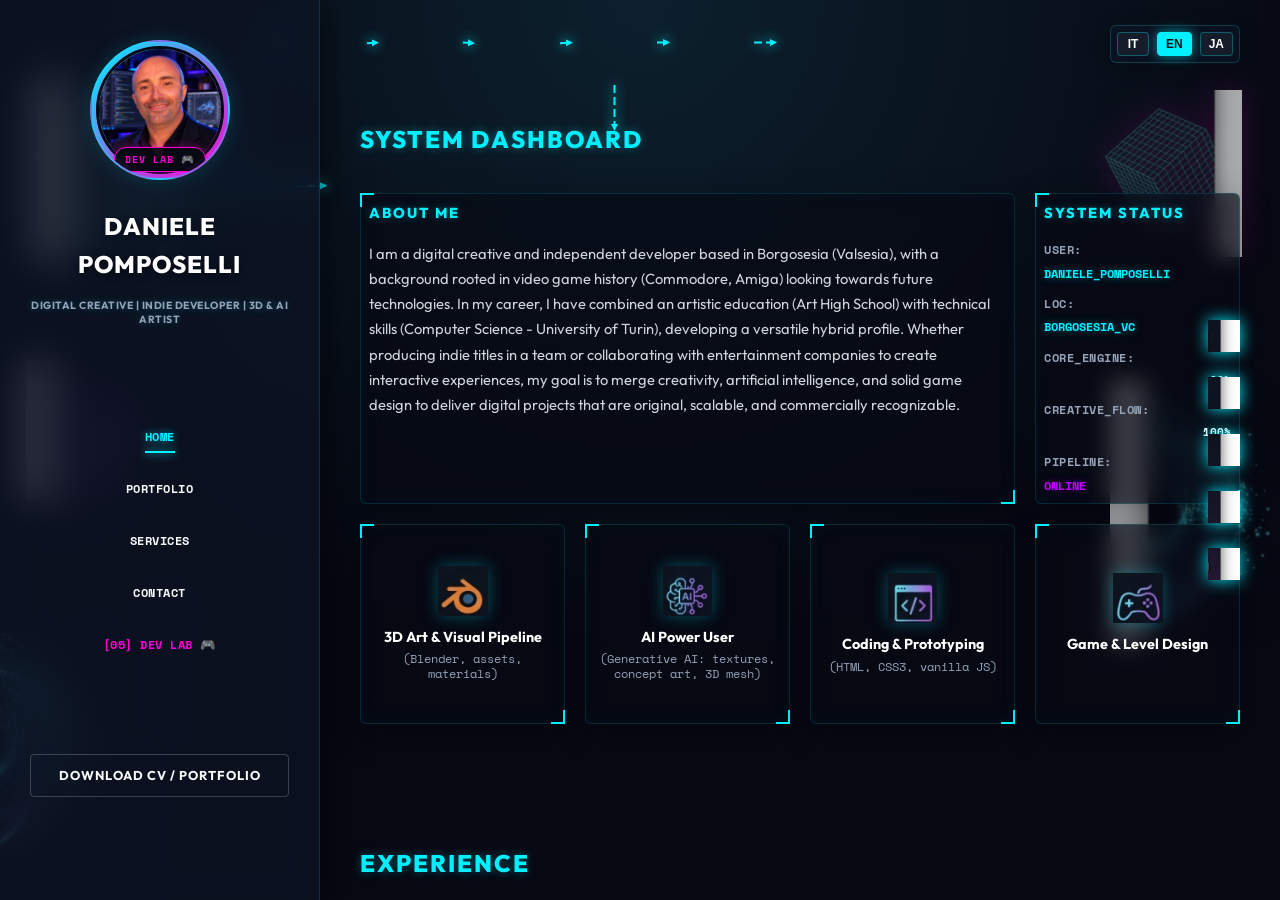
<file: index.html>
<!DOCTYPE html>
<html lang="it">
<head>
  <meta charset="UTF-8">
  <meta name="viewport" content="width=device-width, initial-scale=1.0">
  <title>Daniele Pomposelli | Sviluppatore Indie & Creativo Digitale (Borgosesia)</title>
  <meta name="description" content="Portfolio di Daniele Pomposelli - Sviluppatore Indie e Creativo Digitale (Borgosesia, Valsesia). Game developer, 3D & AI Art portfolio. インディーゲーム開発者 & デジタルクリエイター。">
  <meta name="keywords" content="Daniele Pomposelli, Borgosesia, Valsesia, Creativo Digitale, Sviluppatore Indie, 3D Artist, AI Artist, Game Design, Web Developer, Digital Creative, Indie Developer, 3D Art, 3Dアーティスト, インディーゲーム開発者, ゲームデザイン, デジタルクリエイター">
  <meta name="author" content="Daniele Pomposelli">
  <link rel="canonical" href="https://danielepomposelli.com">
  <link rel="alternate" hreflang="it" href="https://danielepomposelli.com/?lang=it">
  <link rel="alternate" hreflang="en" href="https://danielepomposelli.com/?lang=en">
  <link rel="alternate" hreflang="ja" href="https://danielepomposelli.com/?lang=ja">
  <link rel="alternate" hreflang="x-default" href="https://danielepomposelli.com/?lang=it">
  <!-- SEO Open Graph -->
  <meta property="og:title" content="Daniele Pomposelli | Creativo Digitale & Sviluppatore Indie">
  <meta property="og:description" content="Portfolio di Daniele Pomposelli - Creativo Digitale, Sviluppatore Indie, 3D & AI Artist.">
  <meta property="og:image" content="assets/image_0.jpg">
  <meta property="og:url" content="https://danielepomposelli.com">
  <meta property="og:type" content="website">

  <!-- Favicon -->
  <link rel="icon" type="image/png" href="assets/controller.png">

  <!-- Google Fonts -->
  <link rel="preconnect" href="https://fonts.googleapis.com">
  <link rel="preconnect" href="https://fonts.gstatic.com" crossorigin>
  <link href="https://fonts.googleapis.com/css2?family=Outfit:wght@300;400;600;700;800&family=Space+Mono:wght@400;700&family=Press+Start+2P&display=swap" rel="stylesheet">
  
  <!-- CSS Stylesheet -->
  <link rel="stylesheet" href="index.css">
</head>
<body>

  <!-- Floating 3D Geometric Wireframes Backdrop -->
  <div class="wireframe-decorations">
    <img src="assets/pyramid_cyan.png" alt="Cyan Wireframe Pyramid" class="decor-pyramid">
    <img src="assets/cube_magenta.png" alt="Magenta Wireframe Cube" class="decor-cube-magenta">
    <img src="assets/cube_purple.png" alt="Purple Wireframe Cube" class="decor-cube-purple">
    <img src="assets/galaxy_cyan.png" alt="Galaxy Glow Effect" class="decor-galaxy-1">
    <img src="assets/galaxy_cyan.png" alt="Galaxy Glow Effect" class="decor-galaxy-2">
  </div>

  <!-- Dynamic SVG Skill Tree Connection Canvas -->
  <svg id="skill-tree-svg"></svg>

  <!-- Floating Retro Pixel Art Elements (Right Margin Accents) -->
  <div class="retro-accents">
    <div class="retro-accent-item" style="animation-delay: 0s;">
      <img src="assets/barrel.png" alt="Retro Barrel">
    </div>
    <div class="retro-accent-item" style="animation-delay: 1.5s;">
      <img src="assets/coin.png" alt="Retro Coin">
    </div>
    <div class="retro-accent-item" style="animation-delay: 3s;">
      <img src="assets/alien.png" alt="Retro Alien">
    </div>
    <div class="retro-accent-item" style="animation-delay: 4.5s;">
      <img src="assets/cherries.png" alt="Retro Cherries">
    </div>
    <div class="retro-accent-item" style="animation-delay: 6s;">
      <img src="assets/controller.png" alt="Retro Controller">
    </div>
  </div>

  <!-- Floating Language Selector -->
  <div class="lang-selector lang-floating">
    <button class="lang-btn active" data-lang="it">IT</button>
    <button class="lang-btn" data-lang="en">EN</button>
    <button class="lang-btn" data-lang="ja">JA</button>
  </div>

  <div class="app-layout">
    
    <!-- Left Holographic Sidebar Panel -->
    <aside class="sidebar-hud">
      <div class="sidebar-header">
        <a href="devlab.html" class="profile-pic-link" title="🎮 DEV LAB // Prova i giochi in sviluppo & invia feedback">
          <div class="profile-pic-container">
            <div class="profile-glow"></div>
            <div class="profile-frame">
              <img src="assets/image_0.jpg" alt="Daniele Pomposelli" class="profile-pic">
            </div>
            <span class="profile-devlab-badge">DEV LAB 🎮</span>
          </div>
        </a>
        <h1 class="hero-name">Daniele Pomposelli</h1>
        <p class="hero-subtitle" data-i18n="hero_subtitle">CREATIVO DIGITALE | SVILUPPATORE INDIE | 3D & AI ARTIST</p>
      </div>

      <nav class="sidebar-nav">
        <ul>
          <li><a href="#dashboard" class="nav-link active" data-i18n="nav_home">[01] DASHBOARD</a></li>
          <li><a href="#esperienze" class="nav-link" data-i18n="nav_portfolio">[02] PORTFOLIO</a></li>
          <li><a href="#progetti-web" class="nav-link" data-i18n="nav_services">[03] WEB PROJECTS</a></li>
          <li><a href="#contatti" class="nav-link" data-i18n="nav_contact">[04] CONTACT</a></li>
          <li><a href="devlab.html" class="nav-link nav-devlab" data-i18n="nav_devlab">[05] DEV LAB 🎮</a></li>
        </ul>
      </nav>

      <div class="sidebar-actions">
        <a href="Daniele_Pomposelli_CV_Portfolio_IT.pdf" target="_blank" class="btn btn-outline" id="cv-download-btn" data-i18n="hero_download_cv">SCARICA CV</a>
      </div>

      <div class="sidebar-footer">
      </div>
    </aside>

    <!-- Right Scrollable Content Panel -->
    <main class="content-panel">

      <!-- Dynamic SVG Skill Tree Connection Canvas -->
      <svg id="skill-tree-svg"></svg>

      <!-- Dashboard Section (Bento Grid) -->
      <section id="dashboard" class="dashboard-section">
        <div class="section-container">
          <h2 class="section-title" data-i18n="dashboard_title">SYSTEM DASHBOARD</h2>
          <div class="bento-grid">
            
            <!-- Block 1: About Me (Chi Sono) -->
            <div class="bento-card bento-about card-hud" id="chi-sono-bento">
              <h3 class="bento-header" data-i18n="chi_sono_title">CHI SONO</h3>
              <div class="bento-body">
                <p class="about-text" data-i18n="chi_sono_text">Sono un creativo digitale e sviluppatore indipendente con base a Borgosesia (Valsesia), con un background che affonda le radici nella storia del videogioco (Commodore, Amiga) e guarda alle tecnologie del futuro. Nel mio percorso ho unito una formazione artistica (Liceo Artistico) a competenze tecniche (Informatica - Università di Torino), sviluppando un profilo ibrido e versatile. Che si tratti di produrre titoli indie in team o di collaborare con aziende dell'entertainment per la creazione di esperienze interattive, il mio obiettivo è fondere creatività, intelligenza artificiale e solido game design per realizzare progetti digitali originali, scalabili e commercialmente riconoscibili.</p>
              </div>
            </div>
            
            <!-- Block 2: System Status (Stats) -->
            <div class="bento-card bento-status card-hud">
              <h3 class="bento-header" data-i18n="status_title">SYSTEM STATUS</h3>
              <div class="bento-body">
                <div class="status-list">
                  <div class="status-item">
                    <span class="status-label">USER:</span>
                    <span class="status-value val-cyan">DANIELE_POMPOSELLI</span>
                  </div>
                  <div class="status-item">
                    <span class="status-label">LOC:</span>
                    <span class="status-value val-cyan" data-i18n="status_loc">BORGOSESIA_VC</span>
                  </div>
                  <div class="status-item">
                    <span class="status-label">CORE_ENGINE:</span>
                    <div class="status-bar-wrapper">
                      <div class="status-bar bar-magenta" style="width: 98%;"></div>
                      <span class="status-bar-text">98%</span>
                    </div>
                  </div>
                  <div class="status-item">
                    <span class="status-label">CREATIVE_FLOW:</span>
                    <div class="status-bar-wrapper">
                      <div class="status-bar bar-cyan" style="width: 100%;"></div>
                      <span class="status-bar-text">100%</span>
                    </div>
                  </div>
                  <div class="status-item">
                    <span class="status-label">PIPELINE:</span>
                    <span class="status-value val-purple">ONLINE</span>
                  </div>
                </div>
              </div>
            </div>

            <!-- Block 3: Skill 3D -->
            <div class="bento-card bento-skill card-hud">
              <div class="skill-icon-wrapper">
                <img src="assets/skill_3d.png" alt="3D Art Icon" class="skill-icon" loading="lazy">
              </div>
              <h3 class="skill-name" data-i18n="skill_3d_title">3D Art & Pipeline Visiva</h3>
              <p class="skill-desc" data-i18n="skill_3d_desc">(Blender, asset, materiali)</p>
            </div>

            <!-- Block 4: Skill AI -->
            <div class="bento-card bento-skill card-hud">
              <div class="skill-icon-wrapper">
                <img src="assets/skill_ai.png" alt="AI Icon" class="skill-icon" loading="lazy">
              </div>
              <h3 class="skill-name" data-i18n="skill_ai_title">AI Power User</h3>
              <p class="skill-desc" data-i18n="skill_ai_desc">(AI Generativa: texture, concept art, mesh 3D)</p>
            </div>

            <!-- Block 5: Skill Code -->
            <div class="bento-card bento-skill card-hud">
              <div class="skill-icon-wrapper">
                <img src="assets/skill_code.png" alt="Development Icon" class="skill-icon" loading="lazy">
              </div>
              <h3 class="skill-name" data-i18n="skill_code_title">Sviluppo & Prototipazione</h3>
              <p class="skill-desc" data-i18n="skill_code_desc">(HTML, CSS3, JS vanilla)</p>
            </div>

            <!-- Block 6: Skill Design -->
            <div class="bento-card bento-skill card-hud">
              <div class="skill-icon-wrapper">
                <img src="assets/skill_design.png" alt="Game Design Icon" class="skill-icon" loading="lazy">
              </div>
              <h3 class="skill-name" data-i18n="skill_design_title">Game & Level Design</h3>
              <p class="skill-desc">&nbsp;</p>
            </div>

          </div>
        </div>
      </section>

      <!-- Experiences Section (Skill Tree Canvas) -->
      <section id="esperienze" class="experiences-section">
        <div class="section-container">
          <h2 class="section-title" data-i18n="esperienze_title">ESPERIENZE</h2>
          
          <div class="skill-tree-container">
            
            <!-- Row 1: Top Row Projects -->
            <div class="tree-row row-top">
              
              <a class="project-node" id="node-iiiteam" href="https://iiiteam.it/index.html" target="_blank" rel="noopener noreferrer">
                <div class="card-inner">
                  <img src="assets/iiiteam_card.png" alt="IIITeam" loading="lazy">
                </div>
              </a>

              <a class="project-node" id="node-red41" href="https://multiplayer.it/notizie/red41-the-silent-death-disponibile-versione-alpha-gioco-annunciato-1993.html" target="_blank" rel="noopener noreferrer">
                <div class="card-inner">
                  <img src="assets/red41_card.png" alt="RED41 Titan" loading="lazy">
                </div>
              </a>

              <a class="project-node" id="node-archipelago" href="https://www.youtube.com/watch?v=gbRqg1oY8hs&t=41s" target="_blank" rel="noopener noreferrer">
                <div class="card-inner">
                  <img src="assets/archipelago_card.png" alt="Archipelago" loading="lazy">
                </div>
              </a>

              <a class="project-node" id="node-bubbletaxi" href="https://iiiteam.it/index.html" target="_blank" rel="noopener noreferrer">
                <div class="card-inner">
                  <img src="assets/bubbletaxi_card.png" alt="Bubble Taxi" loading="lazy">
                </div>
              </a>

              <a class="project-node" id="node-tatacook" href="https://gustosamentevale.it/landingTATACOOK/" target="_blank" rel="noopener noreferrer">
                <div class="card-inner">
                  <img src="assets/tatacook_card.png" alt="TATA COOK" loading="lazy">
                </div>
              </a>

              <a class="project-node" id="node-red41-gameplay" href="https://youtu.be/h3U0bDZDdms?si=aHw6sPeD6SaADPLn" target="_blank" rel="noopener noreferrer">
                <div class="card-inner">
                  <img src="assets/red41_gameplay.png" alt="RED41 Gameplay" loading="lazy">
                </div>
              </a>

            </div>

            <!-- Row 2: Bottom Row Projects -->
            <div class="tree-row row-bottom">
              
              <div class="project-node wide-node" id="node-huawei">
                <div class="card-inner">
                  <img src="assets/huawei_card.png" alt="Collaborazione Huawei (R&D Console)" loading="lazy">
                </div>
              </div>

              <div class="project-node wide-node" id="node-retro">
                <div class="card-inner">
                  <img src="assets/retro_card.png" alt="Fondamenta Retro" loading="lazy">
                </div>
              </div>

            </div>

          </div>

        </div>
      </section>

      <!-- Progetti Web Section -->
      <section id="progetti-web" class="web-projects-section">
        <div class="section-grid-bg"></div>
        <div class="section-container">
          <h2 class="section-title" data-i18n="progetti_web_title">PROGETTI WEB</h2>
          <div class="web-projects-grid">
            
            <a href="https://www.sesiavalley.com" target="_blank" rel="noopener noreferrer" class="web-card card-hud" id="project-sesia">
              <div class="web-card-inner">
                <img src="assets/sesiavalley_card.png" alt="Sesiavalley" loading="lazy">
                <div class="web-card-overlay">
                  <div class="overlay-content">
                    <h4 class="overlay-title">Sesia Valley</h4>
                    <p class="overlay-desc" data-i18n="project_sesia_desc">Motore di ricerca della Valsesia.</p>
                    <div class="tech-tags">
                      <span>Vanilla JS</span>
                      <span>HTML5</span>
                      <span>CSS3</span>
                    </div>
                  </div>
                </div>
              </div>
            </a>

            <a href="https://www.gustosamentevale.it" target="_blank" rel="noopener noreferrer" class="web-card card-hud" id="project-vale">
              <div class="web-card-inner">
                <img src="assets/gustosamente_card.png" alt="GustosamenteVale" loading="lazy">
                <div class="web-card-overlay">
                  <div class="overlay-content">
                    <h4 class="overlay-title">Gustosamente Vale</h4>
                    <p class="overlay-desc" data-i18n="project_vale_desc">Blog di ricette, food branding e consulenza gastronomica.</p>
                    <div class="tech-tags">
                      <span>Branding</span>
                      <span>WordPress</span>
                      <span>SEO</span>
                    </div>
                  </div>
                </div>
              </div>
            </a>

            <!-- POMPO-SALE Project Card -->
            <a href="http://danielepomposelli.com/pomposale/index.html" target="_blank" rel="noopener noreferrer" class="web-card card-hud" id="project-pomposale">
              <div class="web-card-inner">
                <img src="assets/pomposale_card.png" alt="POMPO-SALE Garage Digitale Privato" loading="lazy">
                <div class="web-card-overlay">
                  <div class="overlay-content">
                    <h4 class="overlay-title">POMPO-SALE</h4>
                    <p class="overlay-desc" data-i18n="project_pomposale_desc">Garage Digitale privato & archivio collezionismo.</p>
                    <div class="tech-tags">
                      <span>Tailwind</span>
                      <span>E-Commerce</span>
                      <span>Web3</span>
                    </div>
                  </div>
                </div>
              </div>
            </a>

          </div>
        </div>
      </section>

      <!-- Footer Section -->
      <footer id="contatti">
        <div class="footer-container">
          <div class="footer-top">
            <div class="footer-hud-panel card-hud">
              <h3 class="footer-hud-title" data-i18n="contact_title">CYBER_COMMUNICATION_PROTOCOL</h3>
              <div class="footer-hud-content">
                
                <div class="social-links">
                  <!-- LinkedIn Icon -->
                  <a href="https://www.linkedin.com/in/daniele-pomposelli-36765450/" target="_blank" rel="noopener noreferrer" class="social-icon-btn soc-li" aria-label="LinkedIn">
                    <svg viewBox="0 0 24 24" width="22" height="22">
                      <path d="M19 3a2 2 0 0 1 2 2v14a2 2 0 0 1-2 2H5a2 2 0 0 1-2-2V5a2 2 0 0 1 2-2h14m-.5 15.5v-5.3a3.26 3.26 0 0 0-3.26-3.26c-.85 0-1.84.52-2.32 1.3v-1.11h-2.79v8.37h2.79v-4.93c0-.77.62-1.4 1.39-1.4a1.4 1.4 0 0 1 1.4 1.4v4.93h2.79M6.88 8.56a1.68 1.68 0 0 0 1.68-1.68c0-.93-.75-1.69-1.68-1.69a1.69 1.69 0 0 0-1.69 1.69c0 .93.76 1.68 1.69 1.68m1.39 9.94v-8.37H5.5v8.37h2.77z"/>
                    </svg>
                  </a>
                  <!-- Telegram Icon -->
                  <a href="https://t.me/alata80" target="_blank" rel="noopener noreferrer" class="social-icon-btn soc-tg" aria-label="Telegram">
                    <svg viewBox="0 0 24 24" width="22" height="22">
                      <path d="M9.78 18.65l.28-4.28 7.68-6.92c.34-.3-.07-.46-.52-.16L7.74 12.2 3.58 10.9c-.9-.28-.92-.9.19-1.34L20.2 3.27c.75-.28 1.4.17 1.15.96l-2.79 13.12c-.2.96-.77 1.2-1.58.75l-4.22-3.11-2.04 1.96c-.23.23-.42.42-.87.42z"/>
                    </svg>
                  </a>
                  <!-- X (Twitter) Icon -->
                  <a href="https://x.com/DanielePom67914" target="_blank" rel="noopener noreferrer" class="social-icon-btn soc-x" aria-label="X (Twitter)">
                    <svg viewBox="0 0 24 24" width="20" height="20">
                      <path d="M18.244 2.25h3.308l-7.227 8.26 8.502 11.24H16.17l-5.214-6.817L4.99 21.75H1.68l7.73-8.835L1.254 2.25H8.08l4.713 6.231zm-1.161 17.52h1.833L7.084 4.126H5.117z"/>
                    </svg>
                  </a>
                </div>

                <div class="email-input-container">
                  <div class="email-input-wrapper">
                    <svg viewBox="0 0 24 24" width="18" height="18" class="email-icon">
                      <path d="M20 4H4c-1.1 0-1.99.9-1.99 2L2 18c0 1.1.9 2 2 2h16c1.1 0 2-.9 2-2V6c0-1.1-.9-2-2-2zm0 4l-8 5-8-5V6l8 5 8-5v2z"/>
                    </svg>
                    <a href="mailto:perleaste@yahoo.it" class="email-link" data-i18n="contact_email">Email</a>
                  </div>
                </div>

              </div>
            </div>
          </div>
          <div class="footer-bottom">
            <p class="copyright">Copyright 2026 - Daniele Pomposelli</p>
          </div>
        </div>
      </footer>

    </main>

  </div>

  <!-- JS Code -->
  <script src="index.js"></script>
</body>
</html>
</file>
<file: index.css>
/* ==========================================================================
   DANIELE POMPOSELLI PORTFOLIO CSS
   Theme: Cyber-Neon Dark Mode (Cyan/Magenta/Purple)
   ========================================================================== */

/* Design Variables */
:root {
  --neon-cyan: #00f0ff;
  --neon-magenta: #ff00d4;
  --neon-purple: #bd00ff;
  --bg-dark: #070913;
  --bg-darker: #04050a;
  --bg-card: rgba(13, 20, 38, 0.55);
  --text-light: #f8fafc;
  --text-muted: #94a3b8;
  --border-glow: rgba(0, 240, 255, 0.15);
  --font-main: 'Outfit', sans-serif;
  --font-retro: 'Press Start 2P', monospace;
}

/* Base Reset & Styling */
* {
  box-sizing: border-box;
}

html {
  scroll-behavior: smooth;
}

body {
  background: radial-gradient(circle at 50% 0%, #0c202d 0%, #070913 60%);
  color: var(--text-light);
  font-family: var(--font-main);
  margin: 0;
  padding: 0;
  overflow-x: hidden;
  position: relative;
  min-height: 100vh;
  line-height: 1.6;
}

/* Background Wireframe & Glow Decorations */
.wireframe-decorations {
  position: absolute;
  top: 0;
  left: 0;
  width: 100%;
  height: 100%;
  pointer-events: none;
  z-index: 1;
  overflow: hidden;
}

.wireframe-decorations img {
  position: absolute;
  opacity: 0.65;
  transition: opacity 0.5s ease;
}

/* Hover-float keyframes */
@keyframes float-y-1 {
  0% { transform: translateY(0px) rotate(0deg); }
  50% { transform: translateY(-12px) rotate(2deg); }
  100% { transform: translateY(0px) rotate(0deg); }
}

@keyframes float-y-2 {
  0% { transform: translateY(0px) rotate(0deg); }
  50% { transform: translateY(12px) rotate(-2deg); }
  100% { transform: translateY(0px) rotate(0deg); }
}

@keyframes pulse-galaxy {
  0% { transform: scale(1) rotate(0deg); opacity: 0.5; }
  50% { transform: scale(1.05) rotate(5deg); opacity: 0.8; }
  100% { transform: scale(1) rotate(0deg); opacity: 0.5; }
}

.decor-pyramid {
  left: 3%;
  top: 80px;
  width: 160px;
  filter: drop-shadow(0 0 15px rgba(0, 240, 255, 0.25));
  animation: float-y-1 6s ease-in-out infinite;
}

.decor-cube-magenta {
  right: 3%;
  top: 90px;
  width: 150px;
  filter: drop-shadow(0 0 15px rgba(255, 0, 212, 0.25));
  animation: float-y-2 7s ease-in-out infinite;
}

.decor-cube-purple {
  left: 2%;
  top: 360px;
  width: 140px;
  filter: drop-shadow(0 0 15px rgba(189, 0, 255, 0.25));
  animation: float-y-1 8s ease-in-out infinite;
}

.decor-galaxy-1 {
  left: -60px;
  top: 610px;
  width: 230px;
  animation: pulse-galaxy 15s ease-in-out infinite;
}

.decor-galaxy-2 {
  right: -60px;
  top: 380px;
  width: 230px;
  animation: pulse-galaxy 18s ease-in-out infinite;
}

/* Floating Retro Pixel Art Elements (Right Margin) */
.retro-accents {
  position: fixed;
  right: 40px;
  top: 50%;
  transform: translateY(-50%);
  display: flex;
  flex-direction: column;
  gap: 25px;
  z-index: 90;
  pointer-events: none;
}

.retro-accent-item {
  width: 32px;
  height: 32px;
  display: flex;
  justify-content: center;
  align-items: center;
  filter: drop-shadow(0 0 8px var(--neon-cyan));
  animation: float-y-1 3.5s ease-in-out infinite;
}

.retro-accent-item img {
  width: 100%;
  height: 100%;
  object-fit: contain;
}

/* ==========================================================================
   Split-Screen Dashboard Layout
   ========================================================================== */
.app-layout {
  display: flex;
  width: 100vw;
  height: 100vh;
  overflow: hidden;
}

/* Sidebar HUD Panel (Left side) */
.sidebar-hud {
  width: 320px;
  height: 100vh;
  flex-shrink: 0;
  background: rgba(13, 20, 38, 0.7);
  border-right: 1px solid rgba(0, 240, 255, 0.15);
  backdrop-filter: blur(20px);
  -webkit-backdrop-filter: blur(20px);
  padding: 40px 30px;
  box-sizing: border-box;
  display: flex;
  flex-direction: column;
  justify-content: space-between;
  align-items: center;
  position: relative;
  z-index: 100;
  text-align: center;
  box-shadow: 10px 0 30px rgba(0, 0, 0, 0.5);
}

.sidebar-header {
  display: flex;
  flex-direction: column;
  align-items: center;
  gap: 15px;
  width: 100%;
}

.sidebar-header .profile-pic-link {
  text-decoration: none;
  display: inline-block;
  position: relative;
  cursor: pointer;
}

.sidebar-header .profile-pic-container {
  width: 140px;
  height: 140px;
  border-radius: 50%;
  border: 2px solid rgba(0, 240, 255, 0.3);
  position: relative;
  box-shadow: 0 0 20px rgba(0, 240, 255, 0.15);
  margin-bottom: 12px;
  overflow: hidden;
  transition: all 0.4s cubic-bezier(0.175, 0.885, 0.32, 1.275);
}

.sidebar-header .profile-pic-link:hover .profile-pic-container {
  transform: scale(1.05);
  border-color: var(--neon-magenta);
  box-shadow: 0 0 25px rgba(255, 0, 212, 0.5), 0 0 45px rgba(0, 240, 255, 0.3);
}

.sidebar-header .profile-pic {
  width: 100%;
  height: 100%;
  object-fit: cover;
  transition: transform 0.4s ease;
}

.sidebar-header .profile-pic-link:hover .profile-pic {
  transform: scale(1.05);
}

.profile-devlab-badge {
  position: absolute;
  bottom: 6px;
  left: 50%;
  transform: translateX(-50%);
  background: rgba(7, 9, 19, 0.92);
  border: 1px solid var(--neon-magenta);
  color: var(--neon-magenta);
  font-family: 'Space Mono', monospace;
  font-size: 0.65rem;
  font-weight: 700;
  padding: 3px 10px;
  border-radius: 12px;
  letter-spacing: 1px;
  white-space: nowrap;
  box-shadow: 0 0 10px rgba(255, 0, 212, 0.4);
  transition: all 0.3s ease;
  z-index: 10;
  pointer-events: none;
}

.sidebar-header .profile-pic-link:hover .profile-devlab-badge {
  background: var(--neon-magenta);
  color: #070913;
  box-shadow: 0 0 18px var(--neon-magenta);
}

.sidebar-header .hero-name {
  font-family: 'Outfit', sans-serif;
  font-size: 1.5rem;
  font-weight: 800;
  letter-spacing: 1px;
  margin: 0;
  color: #fff;
  text-transform: uppercase;
}

.sidebar-header .hero-subtitle {
  font-size: 0.65rem;
  font-weight: 700;
  color: var(--text-muted);
  line-height: 1.4;
  margin: 0;
  letter-spacing: 0.5px;
}

/* Sidebar Navigation */
.sidebar-nav {
  width: 100%;
  margin: 30px 0;
}

.sidebar-nav ul {
  list-style: none;
  padding: 0;
  margin: 0;
  display: flex;
  flex-direction: column;
  gap: 20px;
  align-items: center;
}

.sidebar-nav li {
  width: 100%;
  text-align: center;
}

.sidebar-nav a {
  display: inline-block;
  color: var(--text-light);
  text-decoration: none;
  font-family: 'Space Mono', monospace;
  font-weight: 700;
  font-size: 0.78rem;
  letter-spacing: 0.5px;
  transition: all 0.3s ease;
  position: relative;
  padding: 6px 0;
}

.sidebar-nav a::after {
  content: '';
  position: absolute;
  bottom: 0;
  left: 0;
  width: 0;
  height: 2px;
  background: var(--neon-cyan);
  box-shadow: 0 0 10px var(--neon-cyan);
  transition: width 0.3s cubic-bezier(0.165, 0.84, 0.44, 1);
}

.sidebar-nav a:hover, .sidebar-nav a.active {
  color: var(--neon-cyan);
  text-shadow: 0 0 8px rgba(0, 240, 255, 0.6);
}

.sidebar-nav a:hover::after, .sidebar-nav a.active::after {
  width: 100%;
}

.sidebar-nav a.nav-devlab {
  color: var(--neon-magenta);
}

.sidebar-nav a.nav-devlab::after {
  background: var(--neon-magenta);
  box-shadow: 0 0 10px var(--neon-magenta);
}

.sidebar-nav a.nav-devlab:hover {
  color: #fff;
  text-shadow: 0 0 10px var(--neon-magenta);
}

.sidebar-actions {
  width: 100%;
}

.sidebar-actions .btn {
  width: 100%;
  text-align: center;
}

.sidebar-footer {
  width: 100%;
  display: flex;
  justify-content: center;
}

/* Scrollable Content Panel (Right side) */
.content-panel {
  flex-grow: 1;
  height: 100vh;
  overflow-y: auto;
  overflow-x: hidden;
  padding: 60px 40px;
  box-sizing: border-box;
  scroll-behavior: smooth;
  position: relative;
  z-index: 10;
}

nav a::after {
  content: '';
  position: absolute;
  bottom: 0;
  left: 0;
  width: 0;
  height: 2px;
  background: var(--neon-cyan);
  box-shadow: 0 0 10px var(--neon-cyan);
  transition: width 0.3s cubic-bezier(0.165, 0.84, 0.44, 1);
}

nav a:hover, nav a.active {
  color: var(--neon-cyan);
  text-shadow: 0 0 8px rgba(0, 240, 255, 0.6);
}

nav a:hover::after, nav a.active::after {
  width: 100%;
}

/* Layout Main Container */
main {
  position: relative;
  z-index: 10;
}

/* Sections Base Styling */
section {
  padding: 60px 0;
}

.section-title {
  font-size: 1.5rem;
  font-weight: 800;
  color: var(--neon-cyan);
  letter-spacing: 2px;
  margin: 0 0 35px 0;
  text-shadow: 0 0 10px rgba(0, 240, 255, 0.35);
  display: inline-block;
  position: relative;
}

/* Hero Section */
.hero-section {
  padding: 100px 0 80px 0;
  display: flex;
  justify-content: center;
  align-items: center;
}

.hero-container {
  display: flex;
  align-items: center;
  gap: 45px;
  width: 100%;
}

.profile-pic-container {
  width: 170px;
  height: 170px;
  border-radius: 50%;
  padding: 4px;
  background: linear-gradient(135deg, var(--neon-cyan) 0%, var(--neon-magenta) 100%);
  box-shadow: 0 0 20px rgba(0, 240, 255, 0.45), 0 0 40px rgba(255, 0, 212, 0.2);
  flex-shrink: 0;
  transition: transform 0.5s cubic-bezier(0.175, 0.885, 0.32, 1.275);
}

.profile-pic-container:hover {
  transform: scale(1.06) rotate(3deg);
}

.profile-pic {
  width: 100%;
  height: 100%;
  border-radius: 50%;
  object-fit: cover;
  border: 3px solid var(--bg-dark);
}

.hero-text-container {
  flex-grow: 1;
}

.hero-name {
  font-size: 3.2rem;
  font-weight: 800;
  margin: 0 0 8px 0;
  letter-spacing: 1.5px;
  color: #ffffff;
  text-shadow: 0 2px 10px rgba(0,0,0,0.6);
}

.hero-subtitle {
  font-size: 0.88rem;
  font-weight: 600;
  color: var(--neon-cyan);
  letter-spacing: 1px;
  margin: 0 0 28px 0;
  text-shadow: 0 0 8px rgba(0, 240, 255, 0.3);
}

.hero-actions {
  display: flex;
  gap: 16px;
}

.btn {
  padding: 10px 24px;
  border-radius: 4px;
  font-weight: 700;
  font-size: 0.8rem;
  letter-spacing: 1px;
  text-decoration: none;
  text-transform: uppercase;
  transition: all 0.3s cubic-bezier(0.165, 0.84, 0.44, 1);
  display: inline-block;
  cursor: pointer;
}

.btn-cyan {
  background: var(--neon-cyan);
  color: var(--bg-dark);
  border: 1px solid var(--neon-cyan);
  box-shadow: 0 0 12px rgba(0, 240, 255, 0.35);
}

.btn-cyan:hover {
  background: transparent;
  color: var(--neon-cyan);
  box-shadow: 0 0 20px rgba(0, 240, 255, 0.55);
  transform: translateY(-2px);
}

.btn-outline {
  background: transparent;
  color: var(--text-light);
  border: 1px solid rgba(255, 255, 255, 0.2);
}

.btn-outline:hover {
  border-color: var(--neon-cyan);
  color: var(--neon-cyan);
  box-shadow: 0 0 12px rgba(0, 240, 255, 0.25);
  transform: translateY(-2px);
}

/* ==========================================================================
   Bento Dashboard Section (Bento Grid)
   ========================================================================== */
.dashboard-section {
  position: relative;
}

.bento-grid {
  display: grid;
  grid-template-columns: repeat(4, 1fr);
  grid-auto-rows: minmax(130px, auto);
  gap: 20px;
}

.bento-card {
  position: relative;
  background: var(--bg-card);
  border: 1px solid rgba(0, 240, 255, 0.12);
  border-radius: 6px;
  padding: 24px;
  backdrop-filter: blur(16px);
  -webkit-backdrop-filter: blur(16px);
  box-shadow: inset 0 0 20px rgba(0, 240, 255, 0.03), 0 8px 32px rgba(0,0,0,0.3);
  transition: all 0.4s cubic-bezier(0.165, 0.84, 0.44, 1);
  box-sizing: border-box;
}

/* Specific Bento Block Layout spans */
.bento-about {
  grid-column: span 3;
  grid-row: span 2;
  display: flex;
  flex-direction: column;
}

.bento-status {
  grid-column: span 1;
  grid-row: span 2;
  font-family: 'Space Mono', monospace;
}

.bento-skill {
  grid-column: span 1;
  min-height: 200px;
  text-align: center;
  display: flex;
  flex-direction: column;
  justify-content: center;
  align-items: center;
}

/* Bento headers */
.bento-header {
  font-family: 'Outfit', sans-serif;
  font-size: 0.9rem;
  font-weight: 800;
  letter-spacing: 2px;
  margin: 0 0 16px 0;
  color: #00f0ff;
  text-shadow: 0 0 8px rgba(0, 240, 255, 0.35);
  text-transform: uppercase;
}

.bento-body {
  flex-grow: 1;
}

.about-text {
  font-size: 0.92rem;
  line-height: 1.7;
  color: #d1d5db;
  margin: 0;
}

/* Bento hover highlights */
.bento-card:hover {
  transform: translateY(-4px);
  border-color: rgba(0, 240, 255, 0.4);
  box-shadow: 0 8px 24px rgba(0, 240, 255, 0.15), inset 0 0 12px rgba(0, 240, 255, 0.05);
}

.bento-skill:hover {
  border-color: rgba(255, 0, 212, 0.4);
  box-shadow: 0 8px 24px rgba(255, 0, 212, 0.15), inset 0 0 12px rgba(255, 0, 212, 0.05);
}

/* System status layout styles */
.status-list {
  display: flex;
  flex-direction: column;
  gap: 12px;
  font-size: 0.72rem;
  font-weight: 700;
  color: rgba(255, 255, 255, 0.75);
}

.status-item {
  display: flex;
  flex-direction: column;
  gap: 4px;
}

.status-label {
  color: var(--text-muted);
  letter-spacing: 0.5px;
}

.status-value {
  font-size: 0.75rem;
}

.val-cyan { color: #00f0ff; text-shadow: 0 0 8px rgba(0, 240, 255, 0.4); }
.val-purple { color: #bd00ff; text-shadow: 0 0 8px rgba(189, 0, 255, 0.4); }

/* Progress bar wrappers */
.status-bar-wrapper {
  display: flex;
  align-items: center;
  gap: 8px;
}

.status-bar-wrapper .status-bar-text {
  font-size: 0.7rem;
  color: #fff;
  min-width: 28px;
  text-align: right;
}

.status-bar {
  flex-grow: 1;
  height: 6px;
  background: rgba(255, 255, 255, 0.08);
  border-radius: 3px;
  overflow: hidden;
  position: relative;
}

.status-bar::after {
  content: '';
  position: absolute;
  top: 0;
  left: 0;
  height: 100%;
  border-radius: 3px;
  transition: width 1s ease-out;
}

.bar-magenta {
  background: linear-gradient(90deg, #bd00ff, #ff00d4);
  box-shadow: 0 0 8px #ff00d4;
  height: 100%;
  width: 98%;
  border-radius: 3px;
}

.bar-cyan {
  background: linear-gradient(90deg, #00f0ff, #00b8ff);
  box-shadow: 0 0 8px #00f0ff;
  height: 100%;
  width: 100%;
  border-radius: 3px;
}

/* Skills card details inside Bento */
.skill-icon-wrapper {
  height: 50px;
  display: flex;
  justify-content: center;
  align-items: center;
  margin-bottom: 12px;
}

.skill-icon {
  max-height: 100%;
  max-width: 100%;
  object-fit: contain;
  filter: drop-shadow(0 0 8px rgba(0, 240, 255, 0.3));
  transition: all 0.3s ease;
}

.bento-skill:hover .skill-icon {
  filter: drop-shadow(0 0 12px var(--neon-magenta));
}

.skill-name {
  font-size: 0.9rem;
  font-weight: 700;
  margin: 0 0 6px 0;
  color: #ffffff;
  line-height: 1.3;
}

.skill-desc {
  font-size: 0.72rem;
  color: var(--text-muted);
  margin: 0;
  line-height: 1.3;
  font-family: 'Space Mono', monospace;
}

/* Experiences Section (Skill Tree Canvas) */
.experiences-section {
  position: relative;
}

.skill-tree-container {
  position: relative;
  width: 100%;
  max-width: 855px;
  height: 260px;
  margin: 40px auto 0 auto;
}

/* SVG Connection Lines overlay */
#skill-tree-svg {
  position: absolute;
  top: 0;
  left: 0;
  width: 100%;
  height: 100%;
  z-index: 2;
  pointer-events: none;
}

.tree-line {
  fill: none;
  stroke: var(--neon-cyan);
  stroke-width: 2px;
  filter: drop-shadow(0 0 6px var(--neon-cyan));
  stroke-dasharray: 8px, 4px;
  animation: line-dash-flow 25s linear infinite;
}

@keyframes line-dash-flow {
  to {
    stroke-dashoffset: -200px;
  }
}

/* Row wrapper for absolute nodes placement */
.tree-row {
  position: absolute;
  width: 100%;
}

.row-top {
  top: 0px;
  height: 82px;
}

.row-bottom {
  top: 130px;
  height: 80px;
}

/* Node card styling */
.project-node {
  position: absolute;
  cursor: pointer;
  z-index: 5;
  transition: transform 0.3s cubic-bezier(0.175, 0.885, 0.32, 1.2);
}

.project-node:hover {
  transform: scale(1.08);
  z-index: 10;
}

.card-inner {
  border-radius: 6px;
  overflow: hidden;
  display: flex;
  align-items: center;
  justify-content: center;
  box-shadow: 0 4px 15px rgba(0, 0, 0, 0.4);
  transition: box-shadow 0.3s ease;
  background: var(--bg-darker);
}

.project-node img {
  width: 100%;
  height: auto;
  display: block;
}

#node-iiiteam { left: 184px; width: 86px; }
#node-red41 { left: 281px; width: 86px; }
#node-archipelago { left: 378px; width: 85px; }
#node-bubbletaxi { left: 474px; width: 86px; }
#node-tatacook { left: 572px; width: 85px; }
#node-red41-gameplay { left: 669px; width: 85px; }

#node-huawei { left: 326px; width: 130px; }
#node-retro { left: 572px; width: 160px; }

/* Custom Glows on hover per card theme */
#node-iiiteam:hover .card-inner { box-shadow: 0 0 16px rgba(0, 240, 255, 0.6); }
#node-red41:hover .card-inner { box-shadow: 0 0 16px rgba(255, 0, 127, 0.6); }
#node-archipelago:hover .card-inner { box-shadow: 0 0 16px rgba(0, 240, 255, 0.6); }
#node-bubbletaxi:hover .card-inner { box-shadow: 0 0 16px rgba(0, 240, 255, 0.6); }
#node-tatacook:hover .card-inner { box-shadow: 0 0 16px rgba(189, 0, 255, 0.6); }
#node-huawei:hover .card-inner { box-shadow: 0 0 16px rgba(255, 0, 0, 0.5); }
#node-red41-gameplay:hover .card-inner { box-shadow: 0 0 16px rgba(255, 0, 127, 0.6); }
#node-retro:hover .card-inner { box-shadow: 0 0 16px rgba(189, 0, 255, 0.6); }

/* Web Projects Section & HUD styling */
.web-projects-section {
  position: relative;
  overflow: hidden;
  padding: 60px 0;
}

/* Vector Grid lines background */
.section-grid-bg {
  position: absolute;
  top: 0;
  left: 0;
  width: 100%;
  height: 100%;
  background-image: 
    linear-gradient(rgba(0, 240, 255, 0.04) 1px, transparent 1px),
    linear-gradient(90deg, rgba(0, 240, 255, 0.04) 1px, transparent 1px);
  background-size: 40px 40px;
  background-position: center top;
  pointer-events: none;
  mask-image: radial-gradient(circle at center, black 20%, transparent 80%);
  -webkit-mask-image: radial-gradient(circle at center, black 20%, transparent 80%);
  z-index: 1;
}

.web-projects-grid {
  display: flex;
  justify-content: center;
  flex-wrap: wrap;
  gap: 40px;
  margin-top: 30px;
  position: relative;
  z-index: 2;
}

.web-card {
  display: block;
  width: 280px;
  text-decoration: none;
  color: inherit;
  cursor: pointer;
  transition: transform 0.4s cubic-bezier(0.165, 0.84, 0.44, 1);
}

.card-hud {
  position: relative;
  border: 1px solid rgba(0, 240, 255, 0.15);
  background: rgba(7, 9, 19, 0.65);
  backdrop-filter: blur(12px);
  -webkit-backdrop-filter: blur(12px);
  border-radius: 6px;
  padding: 8px;
}

/* Cybernetic corner brackets */
.card-hud::before,
.card-hud::after {
  content: '';
  position: absolute;
  width: 12px;
  height: 12px;
  border-color: #00f0ff;
  border-style: solid;
  pointer-events: none;
  transition: all 0.3s ease;
}

.card-hud::before {
  top: -1px;
  left: -1px;
  border-width: 2px 0 0 2px;
}

.card-hud::after {
  bottom: -1px;
  right: -1px;
  border-width: 0 2px 2px 0;
}

.web-card:hover {
  transform: translateY(-8px);
}

#project-sesia:hover {
  border-color: rgba(0, 240, 255, 0.6);
  box-shadow: 0 0 25px rgba(0, 240, 255, 0.4);
}

#project-vale:hover {
  border-color: rgba(255, 0, 212, 0.6);
  box-shadow: 0 0 25px rgba(255, 0, 212, 0.4);
}

#project-vale::before,
#project-vale::after {
  border-color: #ff00d4;
}

#project-pomposale:hover {
  border-color: rgba(59, 130, 246, 0.7);
  box-shadow: 0 0 25px rgba(59, 130, 246, 0.45);
}

#project-pomposale::before,
#project-pomposale::after {
  border-color: #3b82f6;
}

#project-sesia:hover::before,
#project-sesia:hover::after {
  width: 20px;
  height: 20px;
}

#project-vale:hover::before,
#project-vale:hover::after {
  width: 20px;
  height: 20px;
}

#project-pomposale:hover::before,
#project-pomposale:hover::after {
  width: 20px;
  height: 20px;
}

.web-card-inner {
  position: relative;
  border-radius: 4px;
  overflow: hidden;
  background: var(--bg-darker);
  aspect-ratio: 1 / 1;
}

.web-card img {
  width: 100%;
  height: 100%;
  object-fit: cover;
  display: block;
  transition: transform 0.5s ease;
}

.web-card:hover img {
  transform: scale(1.05);
}

/* Hover overlay slide-up details */
.web-card-overlay {
  position: absolute;
  top: 0;
  left: 0;
  width: 100%;
  height: 100%;
  background: rgba(7, 9, 19, 0.92);
  display: flex;
  align-items: center;
  justify-content: center;
  opacity: 0;
  transition: opacity 0.35s ease;
  padding: 20px;
  text-align: center;
  box-sizing: border-box;
}

.web-card:hover .web-card-overlay {
  opacity: 1;
}

.overlay-content {
  transform: translateY(15px);
  transition: transform 0.4s cubic-bezier(0.165, 0.84, 0.44, 1);
}

.web-card:hover .overlay-content {
  transform: translateY(0);
}

.overlay-title {
  font-family: 'Outfit', sans-serif;
  color: #fff;
  font-size: 1.2rem;
  margin: 0 0 10px 0;
  font-weight: 700;
  letter-spacing: 1px;
  text-transform: uppercase;
}

.overlay-desc {
  font-size: 0.8rem;
  color: rgba(255, 255, 255, 0.7);
  line-height: 1.4;
  margin: 0 0 15px 0;
}

.tech-tags {
  display: flex;
  justify-content: center;
  gap: 8px;
  flex-wrap: wrap;
}

.tech-tags span {
  font-size: 0.65rem;
  font-weight: 700;
  background: rgba(255, 255, 255, 0.05);
  border: 1px solid rgba(255, 255, 255, 0.15);
  padding: 3px 8px;
  border-radius: 3px;
  color: rgba(255, 255, 255, 0.85);
  letter-spacing: 0.5px;
}

#project-sesia .tech-tags span {
  border-color: rgba(0, 240, 255, 0.3);
  color: #00f0ff;
}

#project-vale .tech-tags span {
  border-color: rgba(255, 0, 212, 0.3);
  color: #ff00d4;
}

/* Footer & Contacts with HUD Terminal */
footer {
  background: var(--bg-darker);
  border-top: 1px solid rgba(0, 240, 255, 0.12);
  padding: 50px 0 35px 0;
  margin-top: 100px;
  position: relative;
  z-index: 10;
}

.footer-container {
  max-width: 900px;
  margin: 0 auto;
  padding: 0 24px;
}

.footer-top {
  display: flex;
  justify-content: center;
  padding-bottom: 30px;
  border-bottom: 1px solid rgba(255, 255, 255, 0.05);
}

.footer-hud-panel {
  width: 100%;
  max-width: 600px;
  padding: 24px;
  box-sizing: border-box;
}

.footer-hud-title {
  font-family: 'Outfit', sans-serif;
  color: #00f0ff;
  font-size: 0.8rem;
  font-weight: 700;
  letter-spacing: 2px;
  margin: 0 0 20px 0;
  text-align: center;
  opacity: 0.85;
  position: relative;
}

.footer-hud-content {
  display: flex;
  justify-content: space-around;
  align-items: center;
  gap: 20px;
}

.social-links {
  display: flex;
  gap: 16px;
}

.social-icon-btn {
  width: 44px;
  height: 44px;
  border-radius: 4px;
  background: rgba(13, 20, 38, 0.5);
  border: 1px solid rgba(0, 240, 255, 0.2);
  display: flex;
  justify-content: center;
  align-items: center;
  color: var(--text-light);
  transition: all 0.3s ease;
  cursor: pointer;
}

.social-icon-btn svg {
  fill: currentColor;
  transition: transform 0.3s ease;
}

.social-icon-btn:hover {
  border-color: var(--neon-cyan);
  color: var(--neon-cyan);
  box-shadow: 0 0 12px rgba(0, 240, 255, 0.3);
  background: rgba(0, 240, 255, 0.05);
}

.social-icon-btn:hover svg {
  transform: scale(1.1);
}

/* Individual Social Glow Colors */
.soc-li:hover {
  border-color: #0077b5;
  color: #0077b5;
  box-shadow: 0 0 14px rgba(0, 119, 181, 0.5);
  background: rgba(0, 119, 181, 0.05);
}

.soc-tg:hover {
  border-color: #00f0ff;
  color: #00f0ff;
  box-shadow: 0 0 14px rgba(0, 240, 255, 0.5);
  background: rgba(0, 240, 255, 0.05);
}

.soc-x:hover {
  border-color: #fff;
  color: #fff;
  box-shadow: 0 0 14px rgba(255, 255, 255, 0.5);
  background: rgba(255, 255, 255, 0.05);
}

/* ArtStation Button */
.artstation-btn {
  display: flex;
  align-items: center;
  padding: 9px 18px;
  border-radius: 4px;
  background: rgba(13, 20, 38, 0.5);
  border: 1px solid rgba(0, 240, 255, 0.2);
  color: var(--text-light);
  text-decoration: none;
  font-weight: 700;
  font-size: 0.8rem;
  letter-spacing: 1.5px;
  transition: all 0.3s ease;
}

.artstation-btn:hover {
  border-color: var(--neon-cyan);
  color: var(--neon-cyan);
  box-shadow: 0 0 12px rgba(0, 240, 255, 0.3);
  background: rgba(0, 240, 255, 0.05);
}

/* Email container */
.email-input-container {
  display: flex;
  align-items: center;
}

.email-input-wrapper {
  display: flex;
  align-items: center;
  padding: 10px 22px;
  border-radius: 4px;
  background: rgba(13, 20, 38, 0.5);
  border: 1px solid rgba(0, 240, 255, 0.2);
  min-width: 140px;
  justify-content: center;
  transition: all 0.3s ease;
}

.email-input-wrapper:hover {
  border-color: var(--neon-cyan);
  box-shadow: 0 0 14px rgba(0, 240, 255, 0.4);
  background: rgba(0, 240, 255, 0.05);
}

.email-icon {
  fill: var(--text-muted);
  margin-right: 8px;
  transition: fill 0.3s ease;
}

.email-input-wrapper:hover .email-icon {
  fill: var(--neon-cyan);
}

.email-link {
  color: var(--text-light);
  text-decoration: none;
  font-weight: 700;
  font-size: 0.85rem;
  letter-spacing: 1.5px;
  text-transform: uppercase;
  transition: color 0.3s ease;
}

.email-input-wrapper:hover .email-link {
  color: var(--neon-cyan);
}

.footer-bottom {
  padding-top: 20px;
  display: flex;
  justify-content: center;
  align-items: center;
}

.copyright {
  font-size: 0.72rem;
  color: var(--text-muted);
  margin: 0;
  letter-spacing: 1px;
}


/* ==========================================================================
   RESPONSIVE DESIGN (Media Queries)
   ========================================================================== */

/* Hide floating right elements on smaller viewports */
@media (max-width: 1100px) {
  .retro-accents {
    display: none;
  }
}

/* Tablet Layout (max-width: 900px) */
@media (max-width: 900px) {
  main {
    padding-top: 75px;
  }

  section {
    padding: 40px 0;
  }

  .decor-pyramid,
  .decor-cube-magenta,
  .decor-cube-purple,
  .decor-galaxy-1,
  .decor-galaxy-2 {
    opacity: 0.3; /* fade decor elements so they do not clash with content */
  }

  /* Split-screen mobile stacking */
  .app-layout {
    flex-direction: column;
    height: auto;
    overflow: visible;
    width: 100%;
  }

  body {
    overflow-y: auto;
    height: auto;
  }

  .sidebar-hud {
    width: 100%;
    height: auto;
    padding: 30px 20px;
    border-right: none;
    border-bottom: 1px solid rgba(0, 240, 255, 0.15);
    position: relative;
    box-shadow: 0 10px 30px rgba(0, 0, 0, 0.5);
    gap: 20px;
  }

  .sidebar-header .profile-pic-container {
    transform: translateX(-35px);
  }

  .sidebar-nav {
    margin: 15px 0;
  }

  .sidebar-nav ul {
    flex-direction: row;
    flex-wrap: wrap;
    justify-content: center;
    gap: 15px;
  }

  .sidebar-actions {
    max-width: 280px;
    margin: 0 auto;
  }

  .content-panel {
    width: 100%;
    height: auto;
    overflow-y: visible;
    padding: 40px 20px;
  }

  /* Bento Grid Adjustment */
  .bento-grid {
    grid-template-columns: repeat(2, 1fr);
    gap: 15px;
  }
  .bento-about {
    grid-column: span 2;
  }
  .bento-status {
    grid-column: span 2;
  }
  .bento-skill {
    grid-column: span 1;
  }

  /* Experiences Skill Tree -> Flat Vertical Timeline */
  .skill-tree-container {
    height: auto;
    display: flex;
    flex-direction: column;
    align-items: center;
    gap: 20px;
    margin-top: 25px;
  }

  #skill-tree-svg {
    display: none; /* Hide SVG connection canvas */
  }

  .tree-row {
    position: relative;
    top: auto;
    height: auto;
    width: 100%;
    display: flex;
    flex-direction: column;
    align-items: center;
    gap: 20px;
  }

  .project-node {
    position: relative;
    left: auto !important;
    top: auto !important;
    margin: 0 auto;
    width: 100% !important;
    max-width: 280px; /* center and size nodes to fit smartphone screens */
  }

  /* Web projects */
  .web-projects-grid {
    gap: 24px;
  }

  .web-card {
    width: 240px;
  }
}

/* Smartphone Layout (max-width: 600px) */
@media (max-width: 600px) {
  .sidebar-header .hero-name {
    font-size: 1.3rem;
  }

  .sidebar-header .profile-pic-container {
    width: 100px;
    height: 100px;
  }

  .sidebar-nav ul {
    gap: 10px 18px;
  }

  .sidebar-actions {
    width: 100%;
    max-width: 240px;
  }

  .btn {
    width: 100%;
    padding: 11px 20px;
  }

  /* Bento cards padding override */
  .bento-card {
    padding: 20px 16px;
  }

  .about-text {
    font-size: 0.88rem;
    line-height: 1.6;
  }

  /* Bento Grid to single column */
  .bento-grid {
    grid-template-columns: 1fr;
    gap: 15px;
  }

  .bento-about,
  .bento-status,
  .bento-skill {
    grid-column: span 1 !important;
    grid-row: auto !important;
  }

  .bento-skill {
    min-height: 160px;
  }

  /* Footer Stacked */
  .footer-hud-content {
    flex-direction: column;
    gap: 25px;
  }

  .social-links,
  .email-input-container {
    width: 100%;
    justify-content: center;
  }
}
/* Language Selector styling */
.lang-selector {
  display: flex;
  gap: 8px;
  align-items: center;
  justify-content: center;
}

.lang-floating {
  position: fixed;
  top: 25px;
  right: 40px;
  z-index: 1000;
  background: rgba(13, 20, 38, 0.6);
  border: 1px solid rgba(0, 240, 255, 0.2);
  padding: 6px;
  border-radius: 6px;
  backdrop-filter: blur(12px);
  -webkit-backdrop-filter: blur(12px);
  box-shadow: 0 4px 20px rgba(0, 0, 0, 0.3);
}

.lang-btn {
  background: rgba(255, 255, 255, 0.05);
  border: 1px solid rgba(0, 240, 255, 0.3);
  color: #fff;
  padding: 4px 8px;
  font-family: 'Inter', sans-serif;
  font-size: 0.75rem;
  font-weight: 600;
  border-radius: 4px;
  cursor: pointer;
  transition: all 0.3s ease;
  min-width: 32px;
  text-align: center;
}

.lang-btn:hover {
  background: rgba(0, 240, 255, 0.1);
  border-color: #00f0ff;
  box-shadow: 0 0 8px rgba(0, 240, 255, 0.4);
}

.lang-btn.active {
  background: #00f0ff;
  border-color: #00f0ff;
  color: #0d0d0d;
  box-shadow: 0 0 12px rgba(0, 240, 255, 0.6);
}

@media (max-width: 900px) {
  .lang-floating {
    position: absolute;
    top: 15px;
    right: 20px;
    background: rgba(13, 20, 38, 0.85);
  }
}
</file>
